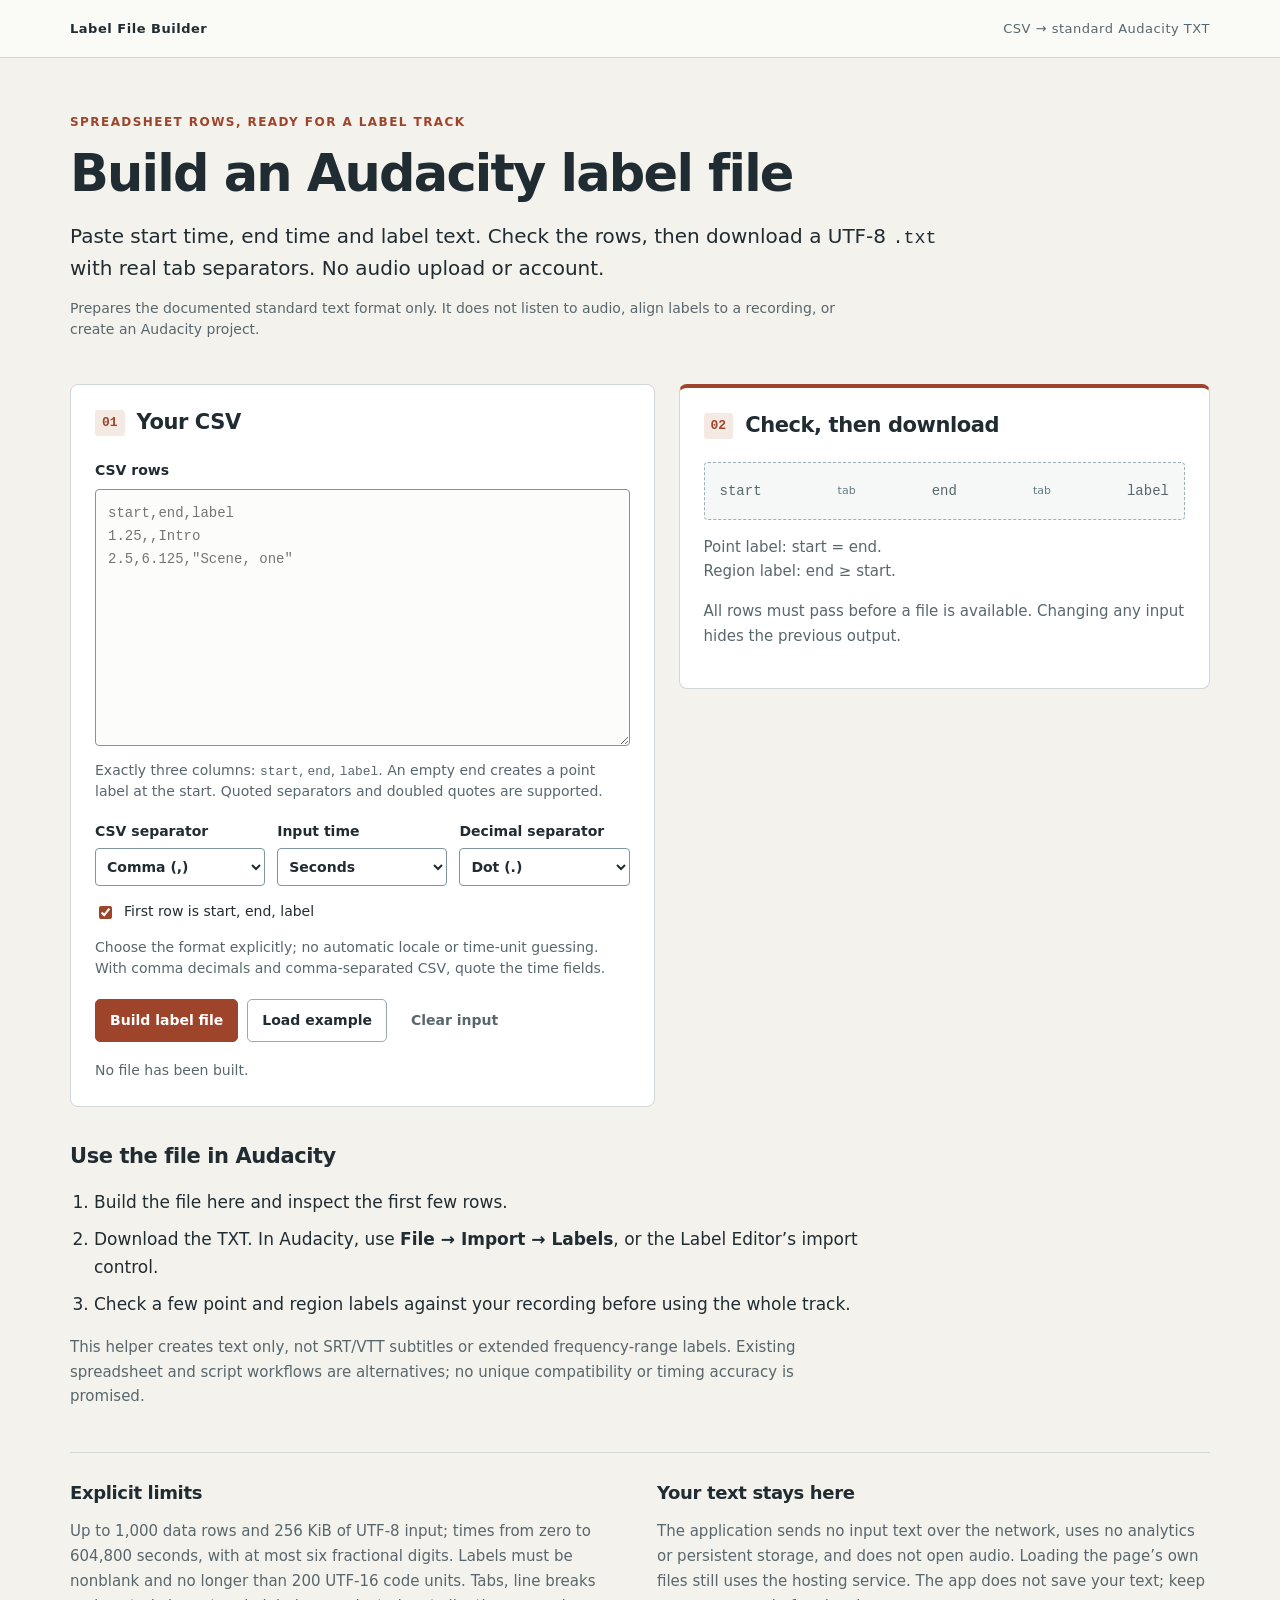
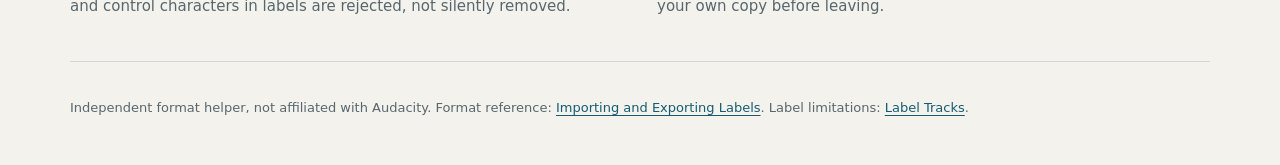
<file: index.html>
<!doctype html>
<html lang="en">
<head>
  <meta charset="utf-8">
  <meta name="viewport" content="width=device-width,initial-scale=1">
  <meta name="robots" content="index,follow">
  <meta http-equiv="Content-Security-Policy" content="default-src 'self'; script-src 'self'; style-src 'self'; img-src 'self' data:; connect-src 'none'; font-src 'none'; object-src 'none'; frame-src 'none'; worker-src 'none'; form-action 'none'; base-uri 'none'">
  <title>Audacity Label File Builder — CSV to standard TXT</title>
  <meta name="description" content="Turn spreadsheet CSV rows into a standard Audacity label TXT file. Explicit time format, row validation, point and region labels. Browser-local text processing.">
  <link rel="canonical" href="https://tatyanazaiceva76.github.io/audacity-label-file-builder/">
  <link rel="stylesheet" href="./styles.css">
</head>
<body>
<header class="masthead"><div class="wrap"><a href="#builder">Label File Builder</a><span>CSV → standard Audacity TXT</span></div></header>
<main class="wrap">
  <noscript><p>This converter needs JavaScript for browser-local validation and TXT creation. The format notes below remain readable without it.</p></noscript>
  <section class="intro">
    <p class="eyebrow">Spreadsheet rows, ready for a label track</p>
    <h1>Build an Audacity label file</h1>
    <p class="lead">Paste start time, end time and label text. Check the rows, then download a UTF‑8 <code>.txt</code> with real tab separators. No audio upload or account.</p>
    <p class="scope-note">Prepares the documented standard text format only. It does not listen to audio, align labels to a recording, or create an Audacity project.</p>
  </section>

  <div class="workspace" id="builder">
    <section class="input-panel" aria-labelledby="input-heading">
      <div class="panel-heading"><span class="step">01</span><h2 id="input-heading">Your CSV</h2></div>
      <form id="convert-form">
        <label class="field-label" for="csv">CSV rows</label>
        <textarea id="csv" rows="10" spellcheck="false" autocomplete="off" aria-describedby="csv-help" placeholder="start,end,label&#10;1.25,,Intro&#10;2.5,6.125,&quot;Scene, one&quot;"></textarea>
        <p id="csv-help" class="help">Exactly three columns: <code>start</code>, <code>end</code>, <code>label</code>. An empty end creates a point label at the start. Quoted separators and doubled quotes are supported.</p>
        <div class="options">
          <label for="delimiter">CSV separator<select id="delimiter"><option value=",">Comma (,)</option><option value=";">Semicolon (;)</option><option value="tab">Tab</option></select></label>
          <label for="time-mode">Input time<select id="time-mode"><option value="seconds">Seconds</option><option value="clock">MM:SS or H:MM:SS</option></select></label>
          <label for="decimal">Decimal separator<select id="decimal"><option value=".">Dot (.)</option><option value=",">Comma (,)</option></select></label>
        </div>
        <label class="check"><input id="header" type="checkbox" checked> First row is start, end, label</label>
        <p class="help">Choose the format explicitly; no automatic locale or time-unit guessing. With comma decimals and comma-separated CSV, quote the time fields.</p>
        <div class="actions"><button id="build" type="submit" class="primary">Build label file</button><button id="example" type="button">Load example</button><button id="clear" type="button" class="quiet">Clear input</button></div>
      </form>
      <p id="status" class="status" role="status" aria-live="polite">No file has been built.</p>
      <p id="error" class="error" role="alert" hidden></p>
    </section>

    <section class="output-panel" aria-labelledby="output-heading">
      <div class="panel-heading"><span class="step">02</span><h2 id="output-heading">Check, then download</h2></div>
      <div id="empty-output" class="empty-output"><div class="format-line"><span>start</span><i>tab</i><span>end</span><i>tab</i><span>label</span></div><p>Point label: start = end.<br>Region label: end ≥ start.</p><p>All rows must pass before a file is available. Changing any input hides the previous output.</p></div>
      <div id="result" hidden>
        <p id="result-summary" class="result-summary"></p>
        <p class="preview-label">Standard TXT preview · times in seconds</p>
        <pre id="preview" tabindex="0" aria-label="Label file preview"></pre>
        <p id="preview-note" class="help"></p>
        <button id="download" type="button" class="primary" disabled>Download audacity-labels.txt</button>
        <p class="help">UTF‑8, no BOM; six decimal places, tab-separated fields and LF line endings. Row order, repeated labels and label text are retained.</p>
      </div>
    </section>
  </div>

  <section class="instructions" aria-labelledby="use-heading">
    <h2 id="use-heading">Use the file in Audacity</h2>
    <ol><li>Build the file here and inspect the first few rows.</li><li>Download the TXT. In Audacity, use <strong>File → Import → Labels</strong>, or the Label Editor’s import control.</li><li>Check a few point and region labels against your recording before using the whole track.</li></ol>
    <p>This helper creates text only, not SRT/VTT subtitles or extended frequency-range labels. Existing spreadsheet and script workflows are alternatives; no unique compatibility or timing accuracy is promised.</p>
  </section>
  <section class="details" aria-label="Limits and privacy">
    <div><h2>Explicit limits</h2><p>Up to 1,000 data rows and 256 KiB of UTF‑8 input; times from zero to 604,800 seconds, with at most six fractional digits. Labels must be nonblank and no longer than 200 UTF‑16 code units. Tabs, line breaks and control characters in labels are rejected, not silently removed.</p></div>
    <div><h2>Your text stays here</h2><p>The application sends no input text over the network, uses no analytics or persistent storage, and does not open audio. Loading the page’s own files still uses the hosting service. The app does not save your text; keep your own copy before leaving.</p></div>
  </section>
</main>
<footer class="wrap"><p>Independent format helper, not affiliated with Audacity. Format reference: <a href="https://manual.audacityteam.org/man/importing_and_exporting_labels.html">Importing and Exporting Labels</a>. Label limitations: <a href="https://manual.audacityteam.org/man/label_tracks.html">Label Tracks</a>.</p></footer>
<script type="module" src="./app.mjs"></script>
</body>
</html>
</file>
<file: styles.css>
:root{color-scheme:light;--bg:#f3f2ed;--ink:#202c32;--muted:#58676d;--line:#cfd7d8;--accent:#9e442a;--dark:#14242b;--focus:#e99524}*{box-sizing:border-box}body{margin:0;background:var(--bg);color:var(--ink);font:17px/1.65 system-ui,-apple-system,BlinkMacSystemFont,"Segoe UI",sans-serif}.wrap{width:min(1140px,calc(100% - 40px));margin:auto}.masthead{border-bottom:1px solid var(--line);background:#fafaf6}.masthead .wrap{display:flex;justify-content:space-between;gap:16px;align-items:center;flex-wrap:wrap;padding:18px 0;font-size:13px;letter-spacing:.04em}.masthead a{color:var(--ink);text-decoration:none;font-weight:800}.masthead span{color:var(--muted)}.intro{padding:43px 0 30px;max-width:890px}.eyebrow{font-size:12px;font-weight:800;letter-spacing:.12em;text-transform:uppercase;color:var(--accent)}h1{font-size:clamp(32px,4.4vw,51px);line-height:1.13;letter-spacing:-.035em;margin:10px 0 18px}.lead{font-size:20px;line-height:1.55;margin:0 0 12px}.scope-note,.help{font-size:14px;line-height:1.5;color:var(--muted)}.scope-note{max-width:800px}.workspace{display:grid;grid-template-columns:minmax(0,1.1fr) minmax(0,1fr);gap:24px;align-items:start}.input-panel,.output-panel{min-width:0;border:1px solid var(--line);border-radius:8px;background:#fff;padding:24px}.panel-heading{display:flex;align-items:center;gap:12px;margin-bottom:22px}.step{font:700 13px/1.5 ui-monospace,SFMono-Regular,monospace;color:var(--accent);background:#f5eae3;padding:3px 7px;border-radius:3px}h2{font-size:21px;line-height:1.3;letter-spacing:-.02em;margin:0}.field-label,label{font-size:14px;font-weight:700}.field-label{display:block;margin-bottom:7px}textarea{display:block;width:100%;min-height:235px;resize:vertical;border:1px solid #80959d;border-radius:4px;padding:12px;font:14px/1.65 ui-monospace,SFMono-Regular,Consolas,monospace;tab-size:4;color:var(--ink);background:#fcfdfb}select{display:block;width:100%;margin-top:5px;border:1px solid #80959d;border-radius:4px;padding:9px 7px;background:white;color:var(--ink);font:inherit;font-size:14px}.options{display:grid;grid-template-columns:repeat(3,minmax(0,1fr));gap:12px;margin:18px 0 14px}.check{display:flex;gap:9px;align-items:start;font-weight:500}.check input{margin-top:6px;accent-color:var(--accent)}.actions{display:flex;flex-wrap:wrap;gap:9px;margin-top:20px}button{max-width:100%;border:1px solid #98aaaf;border-radius:5px;background:#fff;color:var(--ink);padding:10px 14px;font:700 14px/1.5 system-ui,sans-serif;cursor:pointer;white-space:normal}button:hover{background:#f0f3f2}button.primary{background:var(--accent);border-color:var(--accent);color:#fff}button.primary:hover{background:#7e3420}button.quiet{border-color:transparent;color:var(--muted)}button:disabled{opacity:.5;cursor:default}:focus-visible{outline:3px solid var(--focus);outline-offset:3px}.status{font-size:14px;color:var(--muted);margin:17px 0 0}.error{font-size:15px;padding:13px;background:#fff1ec;border-left:4px solid #ab3e23;color:#772d18;overflow-wrap:anywhere}.output-panel{border-top:4px solid var(--accent)}.empty-output{color:var(--muted);font-size:15px}.format-line{display:flex;align-items:center;justify-content:space-between;gap:8px;padding:20px 15px;border:1px dashed #9eb0b5;border-radius:4px;background:#f5f8f7;font:14px ui-monospace,monospace}.format-line i{font:11px system-ui,sans-serif;color:#657b84}.result-summary{font-weight:750;font-size:17px}.preview-label{font-size:12px;text-transform:uppercase;letter-spacing:.08em;color:var(--muted);margin-top:24px}pre{max-width:100%;max-height:360px;overflow:auto;padding:16px;border-radius:5px;background:var(--dark);color:#d9eee9;font:13px/1.75 ui-monospace,SFMono-Regular,Consolas,monospace;tab-size:10;white-space:pre;margin:8px 0 14px}.instructions{max-width:800px;padding:36px 0 28px}.instructions li{margin:9px 0}.instructions p,.details p{font-size:15px;color:var(--muted)}.instructions ol{padding-left:24px}.details{display:grid;grid-template-columns:1fr 1fr;gap:34px;border-top:1px solid var(--line);padding:28px 0}.details>div{min-width:0}.details h2{font-size:18px}footer{padding:22px 0 35px;border-top:1px solid var(--line);font-size:13px;color:var(--muted)}a{color:#165b71;text-underline-offset:.2em}code{font:inherit;font-family:ui-monospace,SFMono-Regular,monospace;font-size:.92em}[hidden]{display:none!important}@media(max-width:850px){.workspace{grid-template-columns:minmax(0,1fr)}.output-panel{min-height:220px}.intro{padding-top:30px}.details{grid-template-columns:minmax(0,1fr);gap:12px}.options{grid-template-columns:repeat(3,minmax(0,1fr))}}@media(max-width:480px){.wrap{width:calc(100% - 28px)}.input-panel,.output-panel{padding:18px}.options{grid-template-columns:minmax(0,1fr)}.intro .lead{font-size:18px}.masthead .wrap{gap:3px}.actions{gap:8px}h1{font-size:32px}.format-line{gap:5px;padding:16px 10px;font-size:13px}button{padding:10px 12px}}
</file>
